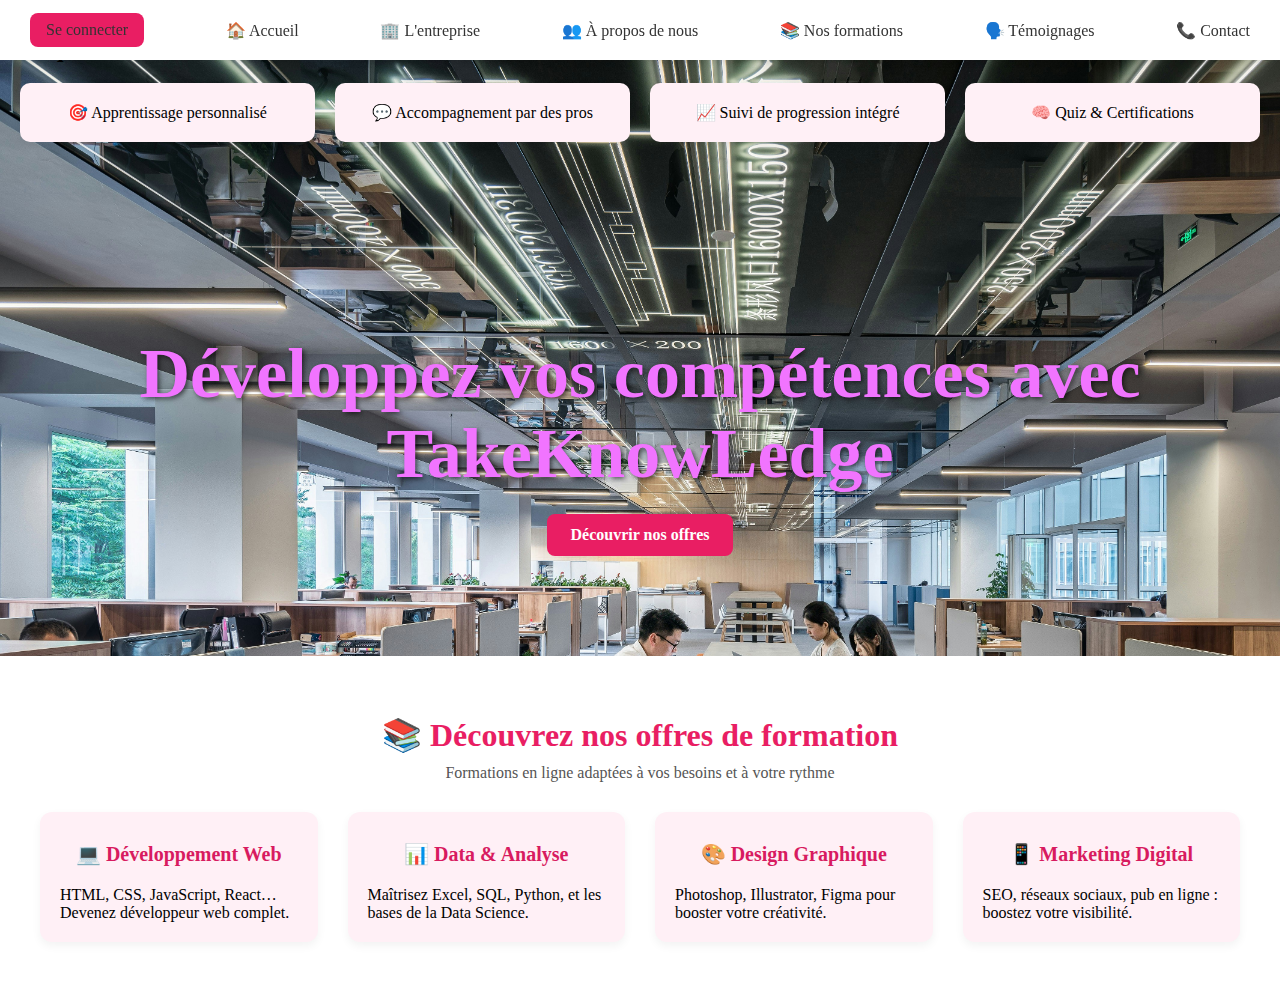
<file: index.html>
<!doctype html>
<html>
 <head>
  <link rel="stylesheet" href="style.css" type="text/css">
  <title>Ma première page HTLM</title>
  <meta charset="utf-8">
</head>
<body>

<nav class="navbar">
     <a href="connexion.html" class="login-button">Se connecter</a>
  <a href="index.html">🏠 Accueil</a>
  <a href="page2.html">🏢 L'entreprise</a>
  <a href="#a-propos">👥 À propos de nous</a>
  <a href="#offres">📚 Nos formations</a>
  <a href="#temoignages">🗣️ Témoignages</a>
  <a href="#contact">📞 Contact</a>
</nav>
<br>
<br>

<section id="avantages">
  <h2>Pourquoi nous choisir ?</h2>
  <div class="grid-avantages">
    <div class="carte">🎯 Apprentissage personnalisé</div>
    <div class="carte">💬 Accompagnement par des pros</div>
    <div class="carte">📈 Suivi de progression intégré</div>
    <div class="carte">🧠 Quiz & Certifications</div>
  </div>
</section>
<br>
<br>
<br>
<br>

 
 <section class="hero">
  <h1>Développez vos compétences avec TakeKnowLedge</h1>
  <a href="#offres" class="cta-button">Découvrir nos offres</a>
</section>

<section id="offres" class="offres-section">
  <h2>📚 Découvrez nos offres de formation</h2>
  <p class="sous-titre">Formations en ligne adaptées à vos besoins et à votre rythme</p>

  <div class="offres-container">
    <div class="offre-card">
      <h3>💻 Développement Web</h3>
      <p>HTML, CSS, JavaScript, React… Devenez développeur web complet.</p>
    </div>
    <div class="offre-card">
      <h3>📊 Data & Analyse</h3>
      <p>Maîtrisez Excel, SQL, Python, et les bases de la Data Science.</p>
    </div>
    <div class="offre-card">
      <h3>🎨 Design Graphique</h3>
      <p>Photoshop, Illustrator, Figma pour booster votre créativité.</p>
    </div>
    <div class="offre-card">
      <h3>📱 Marketing Digital</h3>
      <p>SEO, réseaux sociaux, pub en ligne : boostez votre visibilité.</p>
    </div>
  </div>
</section>

 

</body>
</html>
</file>
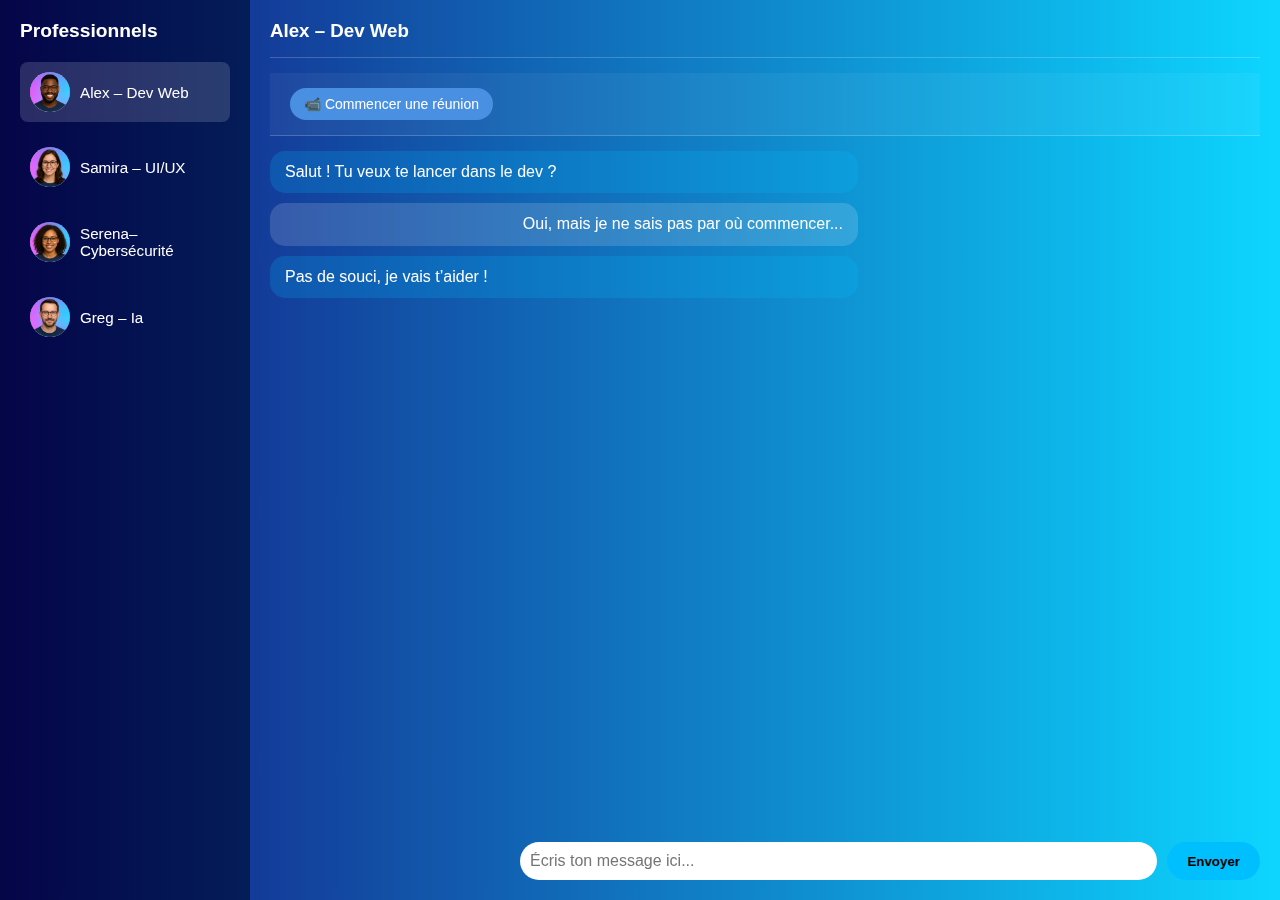
<file: chatadlts.html>
<!DOCTYPE html>
<html lang="fr">
<head>
  <meta charset="UTF-8" />
  <meta name="viewport" content="width=device-width, initial-scale=1.0"/>
  <title>Chat avec les Pros – TakeKnowLedge</title>
  <link rel="stylesheet" href="chatadlts.css" />
</head>
<body>
<!DOCTYPE html>
<html lang="fr">
<head>
  <meta charset="UTF-8">
  <title>Chat avec les Pros – TakeKnowLedge</title>
  <link rel="stylesheet" href="chatadlts.css">
</head>
<body>


  <div class="chat-wrapper">
    <aside class="contacts">
      <h2>Professionnels</h2>
      <ul>
        <li class="contact active">
          <img src="pro1.png" alt="Alex">
          <span>Alex – Dev Web</span>
        </li>
        <li class="contact">
          <img src="pro2.png" alt="Samira">
          <span>Samira – UI/UX</span>
        </li>
        <li class="contact">
          <img src="pro3.png" alt="Hugo">
          <span>Serena– Cybersécurité</span>
        </li>

         <li class="contact">
          <img src="pro4.png" alt="Hugo">
          <span>Greg – Ia</span>
        </li>
      </ul>
    </aside>

    <section class="conversation">
      <header>
        <h3>Alex – Dev Web</h3>
      </header>
<header class="conversation-header">
  
  <a href="https://meet.google.com/" target="_blank" class="start-meeting-btn">
    📹 Commencer une réunion
  </a>
</header>



      <div class="messages">
        <div class="message pro">
          <p>Salut ! Tu veux te lancer dans le dev ?</p>
        </div>
        <div class="message user">
          <p>Oui, mais je ne sais pas par où commencer...</p>
        </div>
        <div class="message pro">
          <p>Pas de souci, je vais t’aider !</p>
        </div>
      </div>

      <!-- ENTRÉE DE TEXTE -->
      <form class="message-input">
        <input type="text" placeholder="Écris ton message ici..." />
        <button type="submit">Envoyer</button>
      </form>
    </section>

  </div>

</body>
</html>

</body>
</html>
</file>
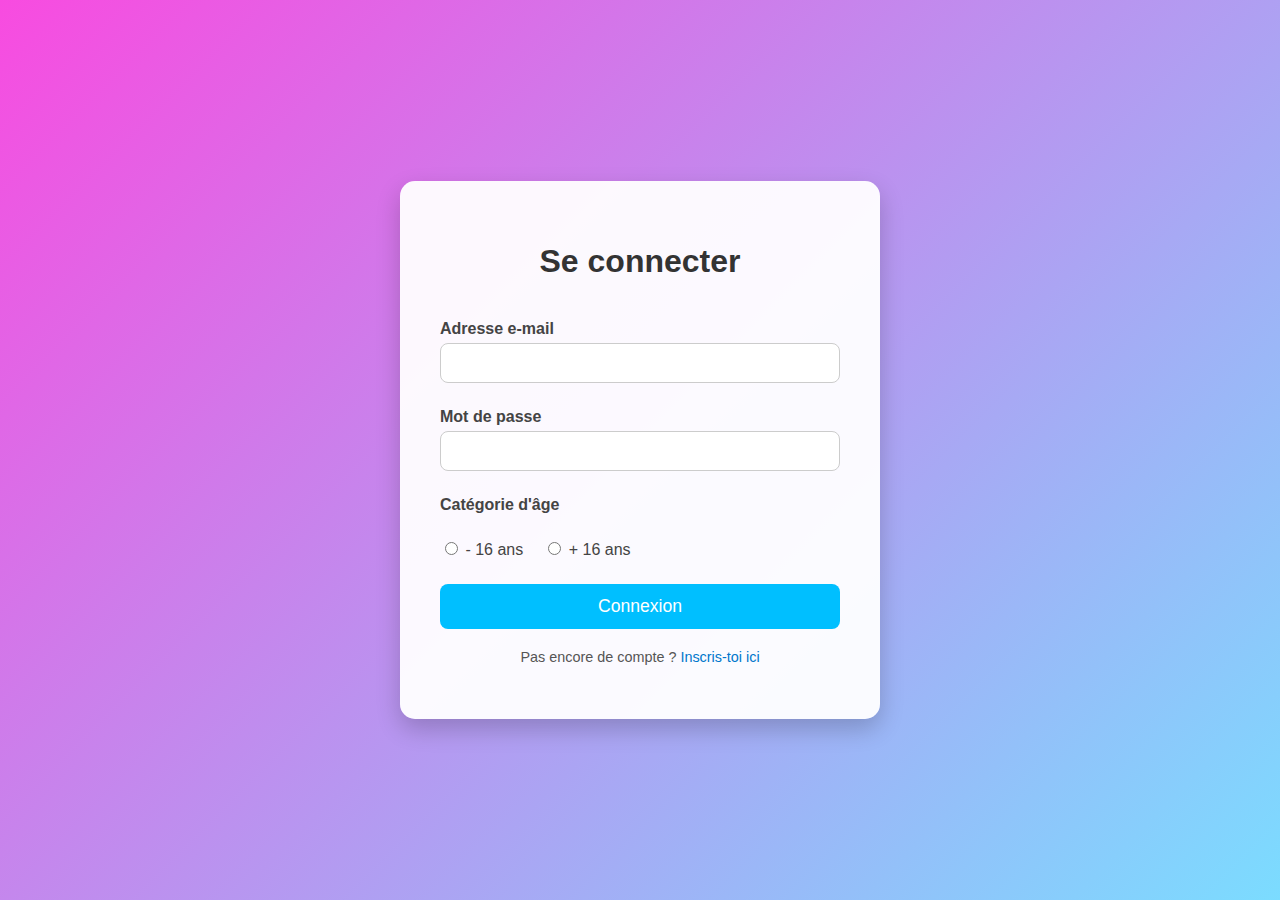
<file: connexion.html>
<!doctype html>
<html>
 <head>
  <link rel="stylesheet" href="connexion.css" type="text/css">
  <title>Ma première page HTLM</title>
  <meta charset="utf-8">
</head>
<body>



<br>
<br>


  <div class="login-container">

    <h1>Se connecter</h1>
    <form id="loginForm">
      <label for="email">Adresse e-mail</label>
      <input type="email" id="email" name="email" required />

      <label for="motdepasse">Mot de passe</label>
      <input type="password" id="motdepasse" name="motdepasse" required />

      <label>Catégorie d'âge</label>
      <div class="age-options">
        <label><input type="radio" name="age" value="-16" required /> - 16 ans</label>
        <label><input type="radio" name="age" value="+16" /> + 16 ans</label>
      </div>

      <button type="submit">Connexion</button>
    </form>

    <p class="inscription">Pas encore de compte ? <a href="inscription.html">Inscris-toi ici</a></p>
  </div>

  <script>
    document.getElementById("loginForm").addEventListener("submit", function(e) {
      e.preventDefault();

      const ageValue = document.querySelector('input[name="age"]:checked').value;

      if (ageValue === "-16") {
        window.location.href = "page-jeunes.html";
      } else if (ageValue === "+16") {
        window.location.href = "page-adultes.html";
      }
    });
  </script>



 

</body>
</html>
</file>
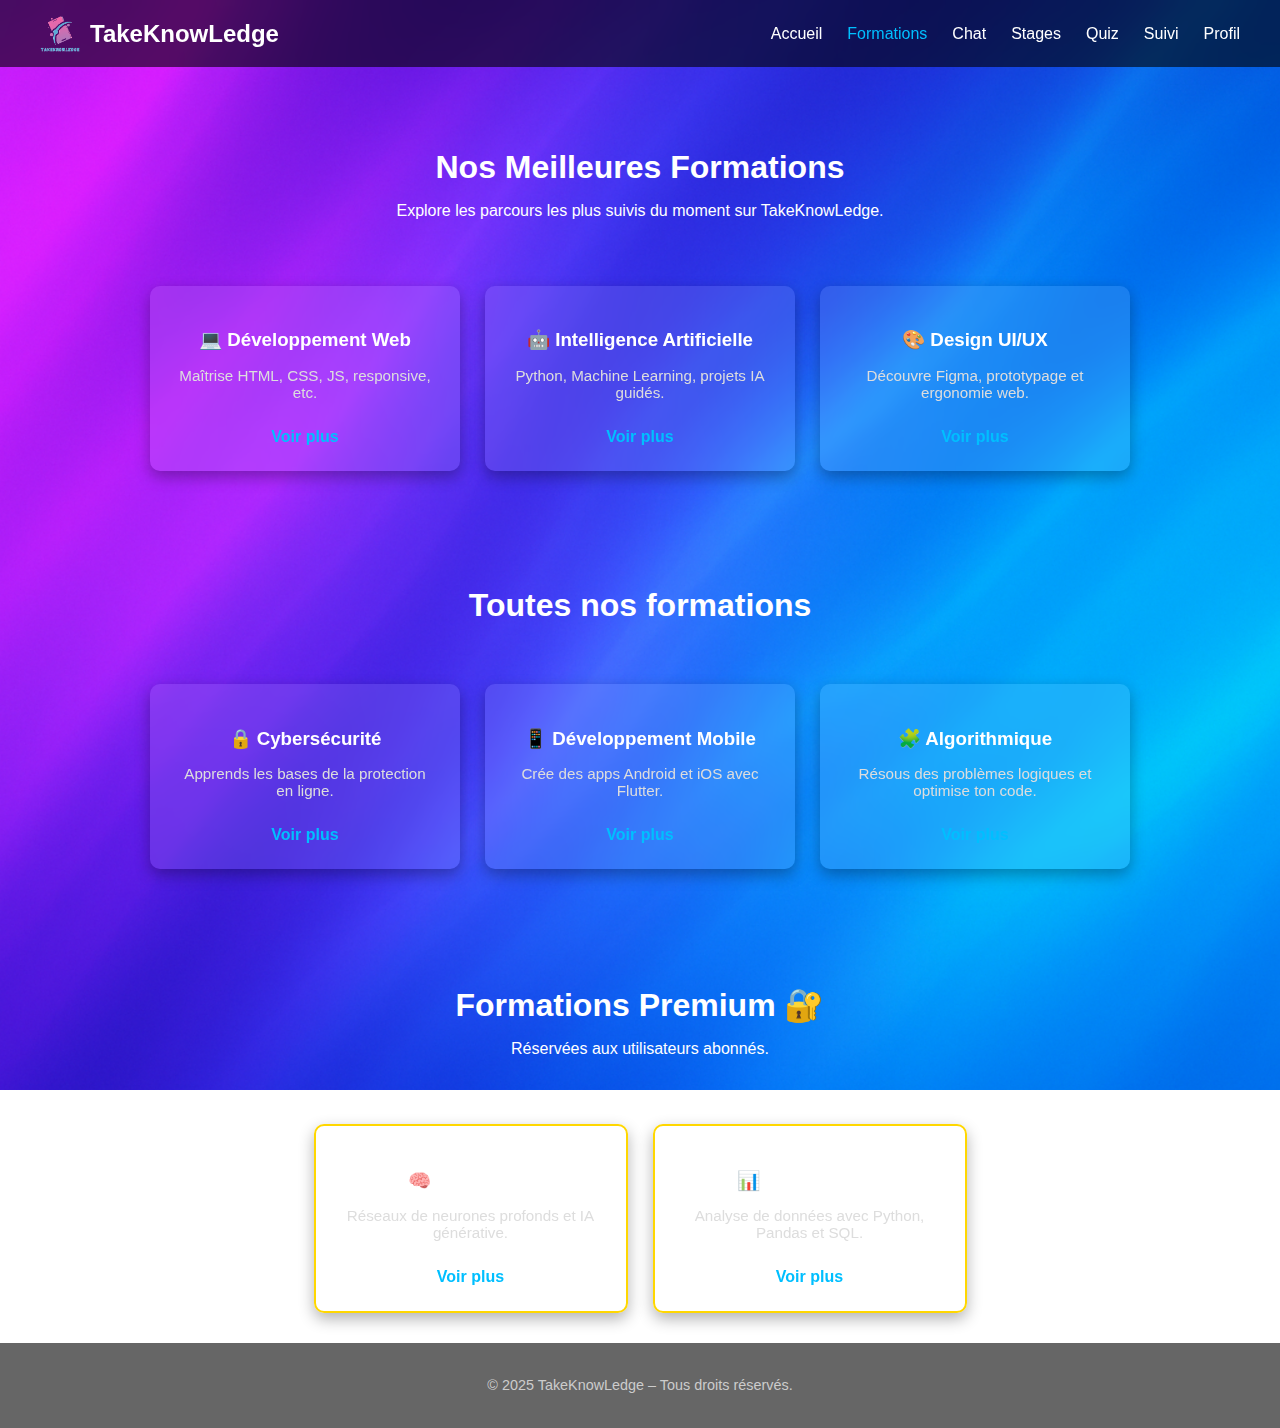
<file: formationadults.html>
<!DOCTYPE html>
<html lang="fr">
<head>
  <meta charset="UTF-8">
  <meta name="viewport" content="width=device-width, initial-scale=1.0">
  <title>Nos Formations - TakeKnowLedge</title>
  <link rel="stylesheet" href="formationadults.css">
</head>
<body>
  <header>
    <nav class="navbar">
      <div class="logo">
        <img src="logo.png" alt="TakeKnowLedge" />
        <span>TakeKnowLedge</span>
      </div>
      <ul class="nav-links">
        <li><a href="index.html">Accueil</a></li>
        <li><a href="formationadults.html" class="active">Formations</a></li>
        <li><a href="chatadlts.html">Chat</a></li>
        <li><a href="stages.html">Stages</a></li>
        <li><a href="quiz.html">Quiz</a></li>
        <li><a href="suivi.html">Suivi</a></li>
        <li><a href="profil.html">Profil</a></li>
      </ul>
    </nav>
  </header>

  <main>

    <section class="section-title">
      <h1>Nos Meilleures Formations</h1>
      <p>Explore les parcours les plus suivis du moment sur TakeKnowLedge.</p>
    </section>

    <section class="formation-grid top-formations">
      <div class="card">
        <h3>💻 Développement Web</h3>
        <p>Maîtrise HTML, CSS, JS, responsive, etc.</p>
        <a href="#">Voir plus</a>
      </div>
      <div class="card">
        <h3>🤖 Intelligence Artificielle</h3>
        <p>Python, Machine Learning, projets IA guidés.</p>
        <a href="#">Voir plus</a>
      </div>
      <div class="card">
        <h3>🎨 Design UI/UX</h3>
        <p>Découvre Figma, prototypage et ergonomie web.</p>
        <a href="#">Voir plus</a>
      </div>
    </section>

    <section class="section-title">
      <h2>Toutes nos formations</h2>
    </section>

    <section class="formation-grid all-formations">
      <div class="card">
        <h3>🔒 Cybersécurité</h3>
        <p>Apprends les bases de la protection en ligne.</p>
        <a href="#">Voir plus</a>
      </div>
      <div class="card">
        <h3>📱 Développement Mobile</h3>
        <p>Crée des apps Android et iOS avec Flutter.</p>
        <a href="#">Voir plus</a>
      </div>
      <div class="card">
        <h3>🧩 Algorithmique</h3>
        <p>Résous des problèmes logiques et optimise ton code.</p>
        <a href="#">Voir plus</a>
      </div>
    </section>

    <section class="section-title">
      <h2>Formations Premium 🔐</h2>
      <p>Réservées aux utilisateurs abonnés.</p>
    </section>

    <section class="formation-grid premium-formations">
      <div class="card premium">
        <h3>🧠 IA avancée</h3>
        <p>Réseaux de neurones profonds et IA générative.</p>
        <a href="#">Voir plus</a>
      </div>
      <div class="card premium">
        <h3>📊 Data Science</h3>
        <p>Analyse de données avec Python, Pandas et SQL.</p>
        <a href="#">Voir plus</a>
      </div>
    </section>

  </main>

  <footer>
    <p>&copy; 2025 TakeKnowLedge – Tous droits réservés.</p>
  </footer>
</body>
</html>
</file>
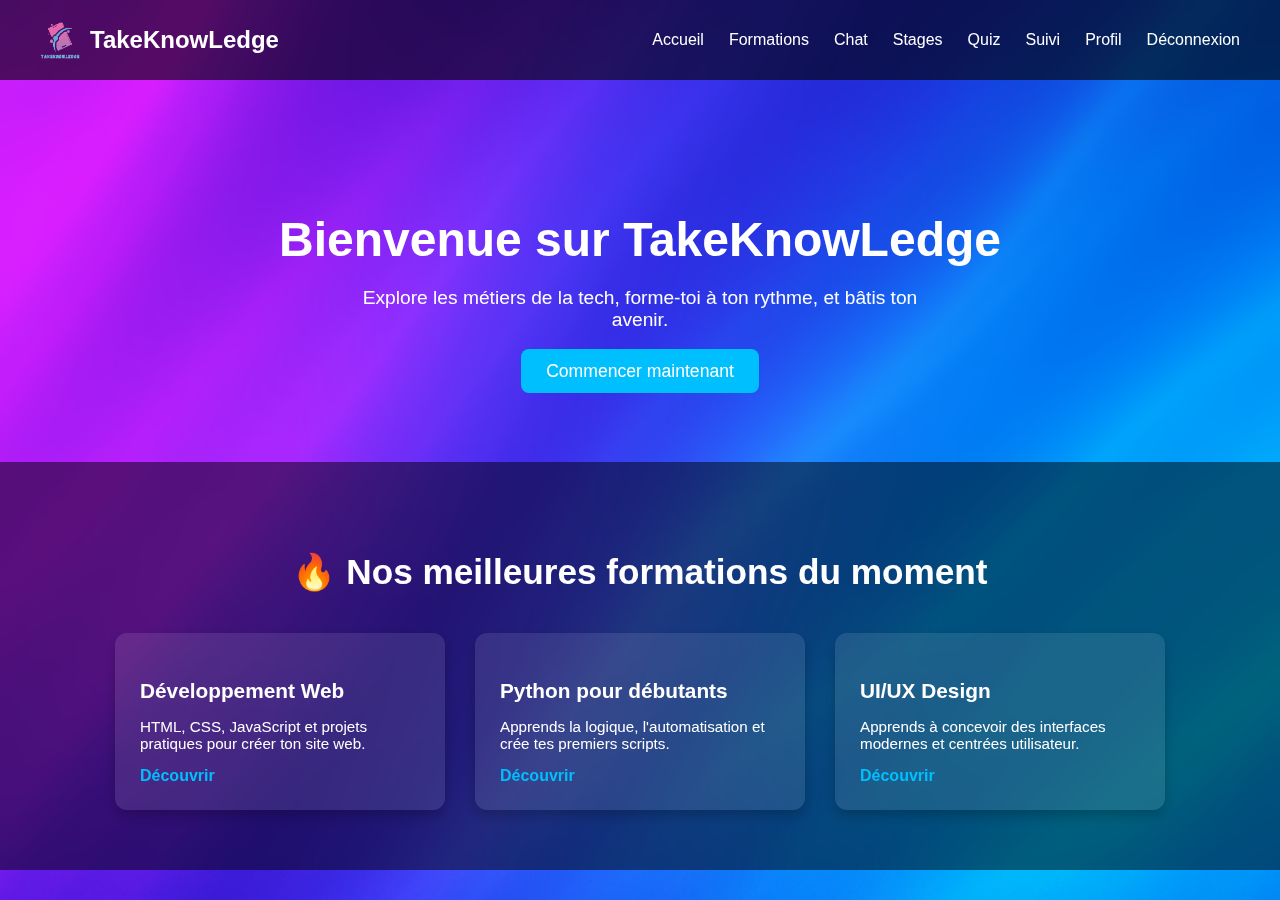
<file: page-adultes.html>
<!doctype html>
<html>
 <head>
  <link rel="stylesheet" href="stylea.css" type="text/css">
  <title>Ma première page HTLM</title>
  <meta charset="utf-8">
</head>
<body>

    <nav class="navbar">
      <div class="logo">
        <img src="logo.png" alt="TakeKnowLedge" />
        <span>TakeKnowLedge</span>
      </div>
      <ul class="nav-links">
        <li><a href="index.html">Accueil</a></li>
        <li><a href="formationadults.html">Formations</a></li>
        <li><a href="chatadlts.html">Chat</a></li>
        <li><a href="stages.html">Stages</a></li>
        <li><a href="quiz.html">Quiz</a></li>
        <li><a href="suivi.html">Suivi</a></li>
        <li><a href="profil.html">Profil</a></li>
        <li><a href="connexion.html">Déconnexion</a></li>
      </ul>
    </nav>
  </header>

  <main>
    <!-- Section Hero -->
    <section class="hero">
      <h1>Bienvenue sur TakeKnowLedge</h1>
      <p>Explore les métiers de la tech, forme-toi à ton rythme, et bâtis ton avenir.</p>
      <a href="#" class="cta">Commencer maintenant</a>
    </section>

    <!-- Section Formations -->
    <section class="formations">
      <h2>🔥 Nos meilleures formations du moment</h2>
      <div class="cards">
        <div class="card">
          <h3>Développement Web</h3>
          <p>HTML, CSS, JavaScript et projets pratiques pour créer ton site web.</p>
          <a href="#">Découvrir</a>
        </div>
        <div class="card">
          <h3>Python pour débutants</h3>
          <p>Apprends la logique, l'automatisation et crée tes premiers scripts.</p>
          <a href="#">Découvrir</a>
        </div>
        <div class="card">
          <h3>UI/UX Design</h3>
          <p>Apprends à concevoir des interfaces modernes et centrées utilisateur.</p>
          <a href="#">Découvrir</a>
        </div>
      </div>
    </section>
  </main>

</body>
</html>
</file>
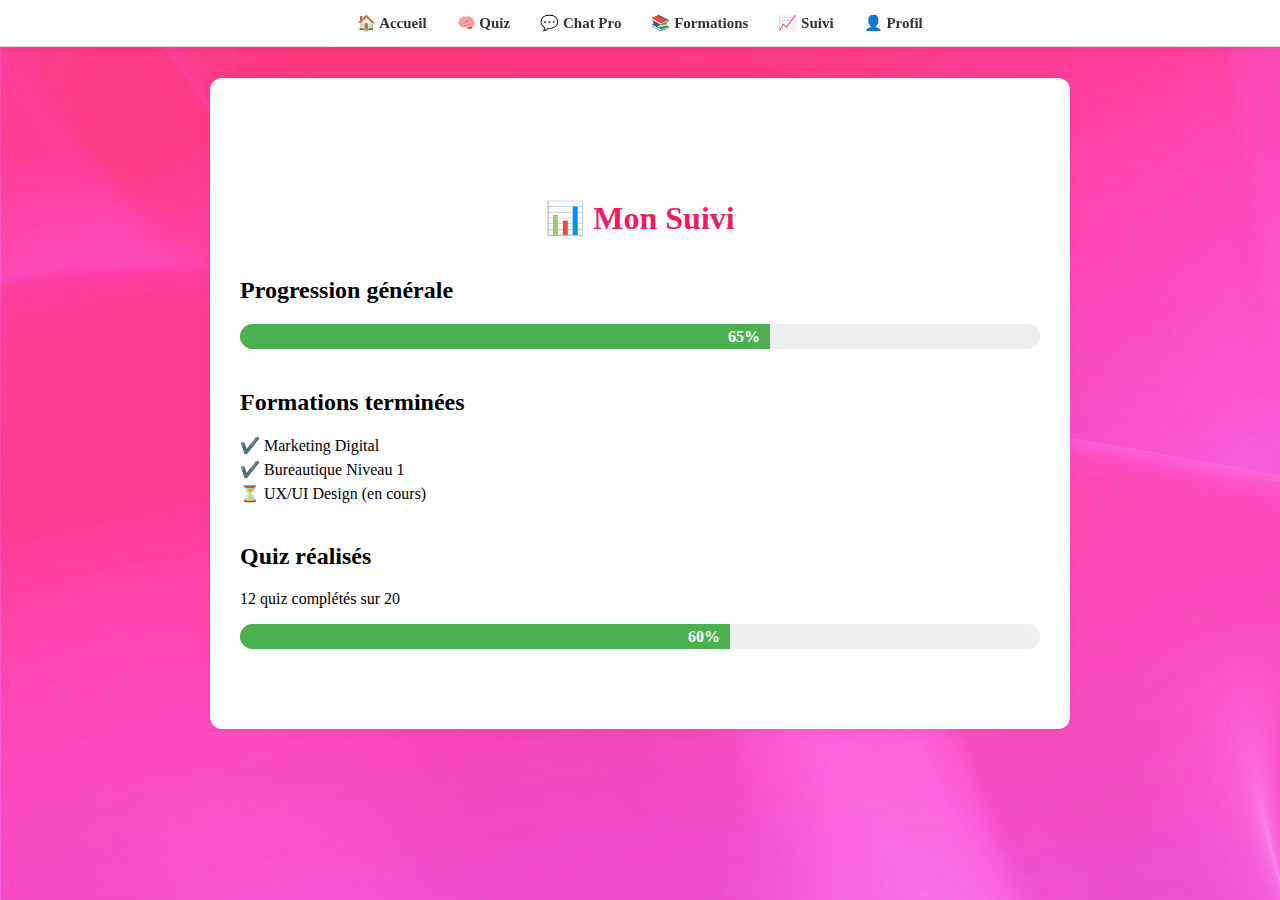
<file: page-suivi.html>
<!doctype html>
<html>
 <head>
  <link rel="stylesheet" href="stylesuivi.css" type="text/css">
  <title>Ma première page HTLM</title>
  <meta charset="utf-8">
</head>
<body>

  <nav class="navbar">
    <a href="index.html">🏠 Accueil</a>
    <a href="quiz.html">🧠 Quiz</a>
    <a href="chat.html">💬 Chat Pro</a>
    <a href="formations.html">📚 Formations</a>
    <a href="suivi.html">📈 Suivi</a>
    <a href="profil.html">👤 Profil</a>
  </nav>

  <div class="suivi-container">
    <h1>📊 Mon Suivi</h1>

    <div class="progress-section">
      <h2>Progression générale</h2>
      <div class="progress-bar">
        <div class="progress" style="width: 65%;">65%</div>
      </div>
    </div>

    <div class="progress-section">
      <h2>Formations terminées</h2>
      <ul class="formation-list">
        <li>✔️ Marketing Digital</li>
        <li>✔️ Bureautique Niveau 1</li>
        <li>⏳ UX/UI Design (en cours)</li>
      </ul>
    </div>

    <div class="progress-section">
      <h2>Quiz réalisés</h2>
      <p>12 quiz complétés sur 20</p>
      <div class="progress-bar">
        <div class="progress" style="width: 60%;">60%</div>
      </div>
    </div>
  </div>


 

</body>
</html>
</file>
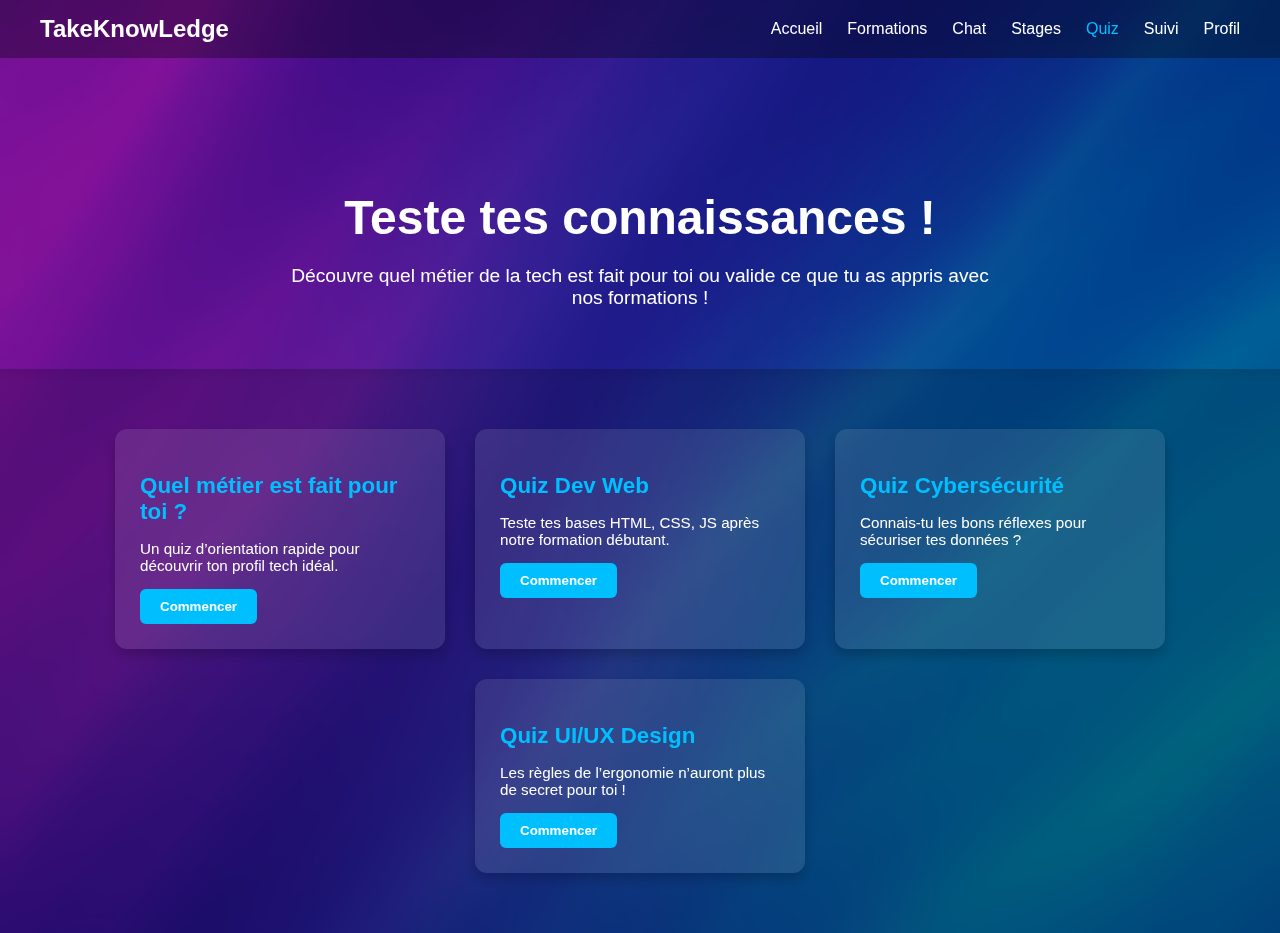
<file: quiz.html>
<!DOCTYPE html>
<html lang="fr">
<head>
  <meta charset="UTF-8" />
  <meta name="viewport" content="width=device-width, initial-scale=1.0"/>
  <title>Quiz – TakeKnowLedge</title>
  <link rel="stylesheet" href="quiz.css" />
</head>
<body>

  <nav class="navbar">
    <div class="logo">TakeKnowLedge</div>
    <ul>
      <li><a href="index.html">Accueil</a></li>
      <li><a href="formations.html">Formations</a></li>
      <li><a href="chat.html">Chat</a></li>
      <li><a href="stages.html">Stages</a></li>
      <li><a href="quiz.html" class="active">Quiz</a></li>
      <li><a href="suivi.html">Suivi</a></li>
      <li><a href="profil.html">Profil</a></li>
    </ul>
  </nav>

  <header class="quiz-header">
    <h1>Teste tes connaissances !</h1>
    <p>Découvre quel métier de la tech est fait pour toi ou valide ce que tu as appris avec nos formations !</p>
  </header>

  <section class="quiz-list">
    <div class="quiz-card">
      <h2>Quel métier est fait pour toi ?</h2>
      <p>Un quiz d’orientation rapide pour découvrir ton profil tech idéal.</p>
      <button>Commencer</button>
    </div>

    <div class="quiz-card">
      <h2>Quiz Dev Web</h2>
      <p>Teste tes bases HTML, CSS, JS après notre formation débutant.</p>
      <button>Commencer</button>
    </div>

    <div class="quiz-card">
      <h2>Quiz Cybersécurité</h2>
      <p>Connais-tu les bons réflexes pour sécuriser tes données ?</p>
      <button>Commencer</button>
    </div>

    <div class="quiz-card">
      <h2>Quiz UI/UX Design</h2>
      <p>Les règles de l’ergonomie n’auront plus de secret pour toi !</p>
      <button>Commencer</button>
    </div>
  </section>

</body>
</html>
</file>
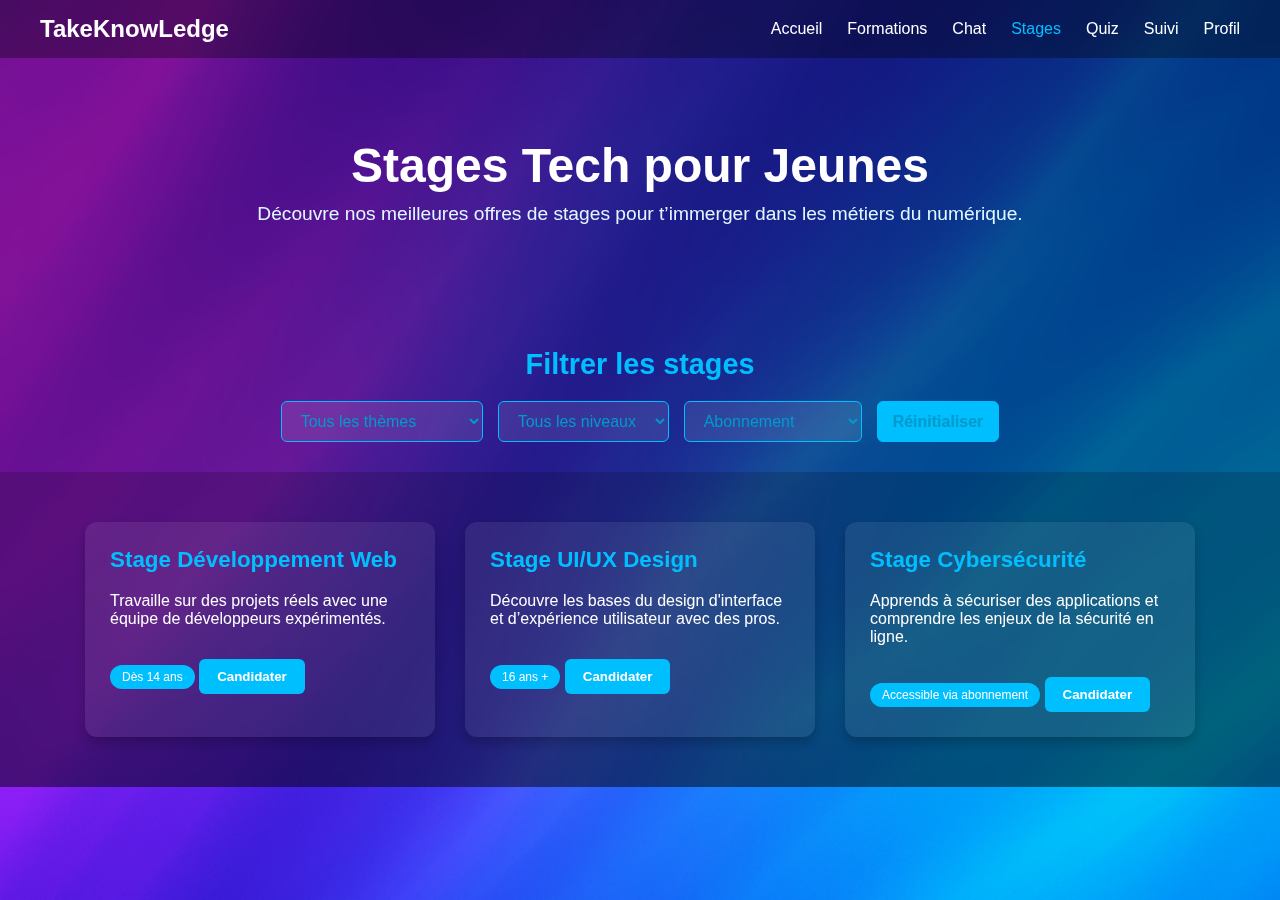
<file: stages.html>
<!DOCTYPE html>
<html lang="fr">
<head>
  <meta charset="UTF-8" />
  <meta name="viewport" content="width=device-width, initial-scale=1.0"/>
  <title>Stages – TakeKnowLedge</title>
  <link rel="stylesheet" href="stages.css" />
</head>
<body>

  <nav class="navbar">

    <div class="logo">TakeKnowLedge</div>
    <ul>
      <li><a href="page-adultes.html">Accueil</a></li>
      <li><a href="formationadults.html">Formations</a></li>
      <li><a href="chatadlts.html">Chat</a></li>
      <li><a href="stages.html" class="active">Stages</a></li>
      <li><a href="quiz.html">Quiz</a></li>
      <li><a href="suivi.html">Suivi</a></li>
      <li><a href="profil.html">Profil</a></li>
    </ul>
  </nav>

  <header class="page-header">
    <h1>Stages Tech pour Jeunes</h1>
    <p>Découvre nos meilleures offres de stages pour t’immerger dans les métiers du numérique.</p>
  </header>

  <section class="filters">
  <h2>Filtrer les stages</h2>
  <div class="filter-group">
    <select>
      <option value="">Tous les thèmes</option>
      <option>Développement Web</option>
      <option>UI/UX</option>
      <option>Cybersécurité</option>
      <option>IA</option>
    </select>

    <select>
      <option value="">Tous les niveaux</option>
      <option>Débutant</option>
      <option>Intermédiaire</option>
      <option>Avancé</option>
    </select>

    <select>
      <option value="">Abonnement</option>
      <option>Tout public</option>
      <option>Réservé abonnés</option>
    </select>

    <button class="btn-reset">Réinitialiser</button>
  </div>
</section>

  <section class="stage-list">
    <div class="stage-card">
      <h2>Stage Développement Web</h2>
      <p>Travaille sur des projets réels avec une équipe de développeurs expérimentés.</p>
      <span class="badge">Dès 14 ans</span>
      <button>Candidater</button>
    </div>

    <div class="stage-card">
      <h2>Stage UI/UX Design</h2>
      <p>Découvre les bases du design d'interface et d’expérience utilisateur avec des pros.</p>
      <span class="badge">16 ans +</span>
      <button>Candidater</button>
    </div>

    <div class="stage-card">
      <h2>Stage Cybersécurité</h2>
      <p>Apprends à sécuriser des applications et comprendre les enjeux de la sécurité en ligne.</p>
      <span class="badge">Accessible via abonnement</span>
      <button>Candidater</button>
    </div>
  </section>

</body>
</html>
</file>
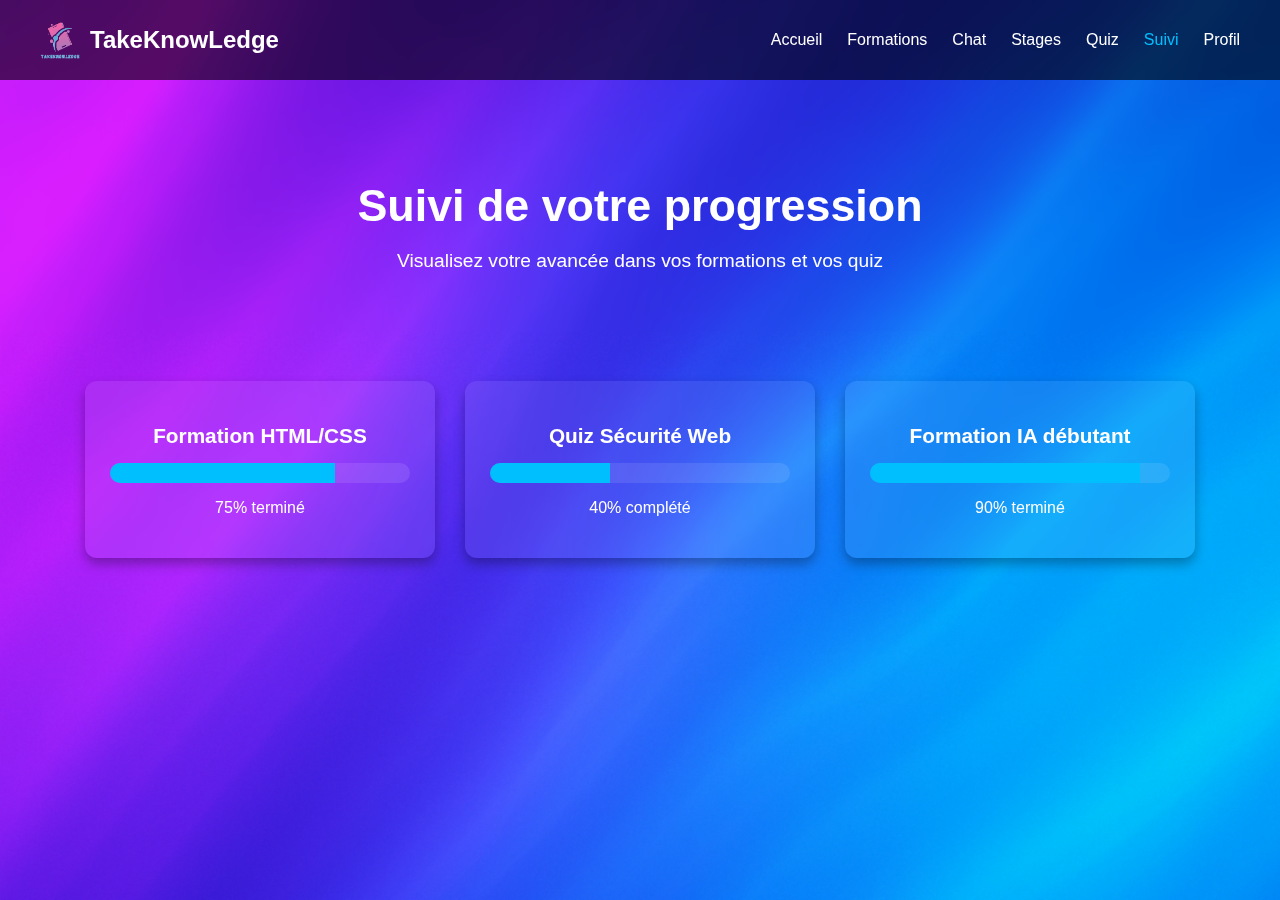
<file: suivi.html>
<!DOCTYPE html>
<html lang="fr">
<head>
  <meta charset="UTF-8" />
  <meta name="viewport" content="width=device-width, initial-scale=1.0"/>
  <title>Suivi – TakeKnowLedge</title>
  <link rel="stylesheet" href="suivi.css" />
</head>
<body>

  <nav class="navbar">
    <div class="logo">
      <img src="logo.png" alt="Logo" />
      <span>TakeKnowLedge</span>
    </div>
    <ul class="nav-links">
      <li><a href="index.html">Accueil</a></li>
      <li><a href="formations.html">Formations</a></li>
      <li><a href="chat.html">Chat</a></li>
      <li><a href="stages.html">Stages</a></li>
      <li><a href="quiz.html">Quiz</a></li>
      <li><a href="suivi.html" class="active">Suivi</a></li>
      <li><a href="profil.html">Profil</a></li>
    </ul>
  </nav>

  <header class="page-header">
    <h1>Suivi de votre progression</h1>
    <p>Visualisez votre avancée dans vos formations et vos quiz</p>
  </header>

  <section class="progress-section">
    <div class="progress-card">
      <h2>Formation HTML/CSS</h2>
      <div class="progress-bar-container">
        <div class="progress-bar" style="width: 75%;"></div>
      </div>
      <p>75% terminé</p>
    </div>

    <div class="progress-card">
      <h2>Quiz Sécurité Web</h2>
      <div class="progress-bar-container">
        <div class="progress-bar" style="width: 40%;"></div>
      </div>
      <p>40% complété</p>
    </div>

    <div class="progress-card">
      <h2>Formation IA débutant</h2>
      <div class="progress-bar-container">
        <div class="progress-bar" style="width: 90%;"></div>
      </div>
      <p>90% terminé</p>
    </div>
  </section>


  

</body>
</html>
</file>
<file: style.css>
*
{margin: 0;
padding: 0;
text-decoration: none;
list-style: none;

}


body{
  background-image: url(ph.jpg);
  background-repeat: no-repeat;
 background-size: cover;
}


h3{
text-align: center;
padding: 10px;
font-size: 20px;

}

.navbar {
  position: fixed;
  top: 0;
  left: 0;
  right: 0;
  height: 60px;
  background-color: #fff;
  display: flex;
  justify-content: center;
  align-items: center;
  gap: 30px;
  box-shadow: 0 2px 6px rgba(0,0,0,0.1);
  z-index: 1000;
}

.navbar a {
  color: white;
  text-decoration: none;
  font-weight: 500;
 /* transition: color 0.3s ease;*/
}

.navbar a:hover {
  color: white;
}

h1{
font-size: 70px;
text-align: center;
font-family: ;
color: #f174ff;
  text-shadow: 2px 2px 5px rgba(0, 0, 0, 0.6);
}




img{
  width:70px;
}


.navbar {
  position: fixed;
  top: 0;
  left: 0;
  right: 0;
  height: 60px;
  background-color: #fff;
  display: flex;
  justify-content: space-between;
  align-items: center;
  padding: 0 30px;
  box-shadow: 0 2px 6px rgba(0, 0, 0, 0.1);
  z-index: 1000;
}

.nav-links {
  display: flex;
  gap: 30px;
}

.navbar a {
  color: #333;
  text-decoration: none;
  font-weight: 500;
  transition: color 0.3s ease;
}

.navbar a:hover {
  color: #e91e63;
}

.login-button {
  padding: 8px 16px;
  background-color: #e91e63;
  color: #fff;
  border-radius: 8px;
  font-weight: bold;
  transition: background-color 0.3s;
}

.login-button a{
  color: white;
}

.login-button:hover {
  background-color: #f174ff;
}

.hero {
  padding: 100px 30px;
  text-align: center;
}

.cta-button {
  background-color: #e91e63;
  color: white;
  padding: 12px 24px;
  border-radius: 8px;
  text-decoration: none;
  font-weight: bold;
  margin-top: 20px;
  display: inline-block;
}


.grid-avantages {
  display: grid;
  grid-template-columns: repeat(auto-fit, minmax(200px, 1fr));
  gap: 20px;
  padding: 20px;
  text-align: center;
}
.carte {
  background: #fff0f6;
  padding: 20px;
  border-radius: 10px;
  box-shadow: 0 2px 8px rgba(0,0,0,0.05);
  font-weight: 500;
}


.offres-section {
  padding: 80px 20px;
  background-color: #fff;
  text-align: center;
}

.offres-section h2 {
  font-size: 2rem;
  margin-bottom: 10px;
  color: #e91e63;
}

.sous-titre {
  font-size: 1rem;
  color: #555;
  margin-bottom: 40px;
}

.offres-container {
  display: grid;
  gap: 30px;
  grid-template-columns: repeat(auto-fit, minmax(250px, 1fr));
  padding: 0 20px;
}

.offre-card {
  background-color: #fff0f6;
  padding: 25px;
  border-radius: 10px;
  box-shadow: 0 4px 12px rgba(0,0,0,0.05);
  text-align: left;
  transition: transform 0.3s ease;
}

.offre-card h3 {
  margin-bottom: 10px;
  color: #d81b60;
}

.offre-card:hover {
  transform: translateY(-5px);
}

.offres-section {
  padding: 60px 20px;
  background-color: #fff;
  text-align: center;
}

.offres-section h2 {
  font-size: 2rem;
  color: #e91e63;
}

.sous-titre {
  font-size: 1rem;
  color: #555;
  margin-bottom: 30px;
}

.carousel {
  display: flex;
  overflow-x: auto;
  scroll-snap-type: x mandatory;
  gap: 20px;
  padding-bottom: 10px;
  scroll-behavior: smooth;
}

.carousel::-webkit-scrollbar {
  display: none;
}

.offre-card {
  flex: 0 0 250px;
  scroll-snap-align: start;
  background-color: #fff0f6;
  border-radius: 12px;
  padding: 20px;
  box-shadow: 0 4px 10px rgba(0,0,0,0.05);
  transition: transform 0.3s;
}

.offre-card h3 {
  margin-bottom: 10px;
  color: #d81b60;
}

.offre-card:hover {
  transform: scale(1.05);
}
</file>
<file: chatadlts.css>
* {
  box-sizing: border-box;
  margin: 0;
  padding: 0;
}

body {
  font-family: 'Segoe UI', sans-serif;
  background: linear-gradient(to right, #090979, #00d4ff);
  color: white;
  height: 100vh;
}

button{
padding: 0px;
background-color: rgba(0, 191, 255, 0.2);
border-radius: 10px;

}



.chat-wrapper {
  display: flex;
  height: 100vh;
}

/* CONTACTS À GAUCHE */
.contacts {
  width: 250px;
  background: rgba(0, 0, 0, 0.4);
  backdrop-filter: blur(4px);
  padding: 20px;
}

.contacts h2 {
  margin-bottom: 20px;
  font-size: 1.2rem;
}

.contacts ul {
  list-style: none;
}

.contact {
  display: flex;
  align-items: center;
  gap: 10px;
  margin-bottom: 15px;
  padding: 10px;
  border-radius: 8px;
  cursor: pointer;
  transition: background 0.3s;
}

.contact img {
  width: 40px;
  height: 40px;
  border-radius: 50%;
}

.contact span {
  font-size: 0.95rem;
}

.contact:hover,
.contact.active {
  background-color: rgba(255, 255, 255, 0.15);
}

/* CONVERSATION À DROITE */
.conversation {
  flex: 1;
  display: flex;
  flex-direction: column;
  background: rgba(255, 255, 255, 0.05);
  backdrop-filter: blur(4px);
  padding: 20px;
  position: relative;
}

/* HEADER CONVERSATION */
.conversation header {
  padding-bottom: 15px;
  border-bottom: 1px solid rgba(255, 255, 255, 0.2);
  margin-bottom: 15px;
}

.messages {
  flex: 1;
  overflow-y: auto;
  padding-right: 10px;
  margin-bottom: 70px;
}

/* MESSAGES */
.message {
  max-width: 60%;
  padding: 10px 15px;
  margin-bottom: 10px;
  border-radius: 15px;
  line-height: 1.4;
}

.message.pro {
  background-color: rgba(0, 191, 255, 0.2);
  align-self: flex-start;
}

.message.user {
  background-color: rgba(255, 255, 255, 0.15);
  align-self: flex-end;
  text-align: right;
}

/* ZONE DE SAISIE */
.message-input {
  position: absolute;
  bottom: 20px;
  left: 270px;
  right: 20px;
  display: flex;
  gap: 10px;
}

.message-input input {
  flex: 1;
  padding: 10px;
  border-radius: 20px;
  border: none;
  font-size: 1rem;
}

.message-input button {
  background-color: #00bfff;
  border: none;
  color: black;
  padding: 10px 20px;
  border-radius: 20px;
  cursor: pointer;
  font-weight: bold;
}

.message-input button:hover {
  background-color: #00a6cc;
}

.chat-header {
  display: flex;
  justify-content: space-between;
  align-items: center;
  padding: 15px;
  background-color: rgba(255, 255, 255, 0.2);
  backdrop-filter: blur(8px);
  border-bottom: 1px solid rgba(255, 255, 255, 0.1);
}

.conversation-header {
  display: flex;
  justify-content: space-between;
  align-items: center;
  padding: 15px 20px;
  background-color: rgba(255, 255, 255, 0.05);
  border-bottom: 1px solid rgba(255, 255, 255, 0.1);
}

.conversation-header h3 {
  margin: 0;
  color: white;
  font-size: 20px;
}

.start-meeting-btn {
  background-color: #4a90e2;
  color: white;
  text-decoration: none;
  padding: 8px 14px;
  border-radius: 20px;
  font-size: 14px;
  transition: background-color 0.3s ease;
}

.start-meeting-btn:hover {
  background-color: #357ac9;
}
</file>
<file: connexion.css>
body {
  margin: 0;
  font-family: 'Segoe UI', sans-serif;
  background: linear-gradient(135deg, #f84be0, #7bdcff);
  display: flex;
  align-items: center;
  justify-content: center;
  height: 100vh;
}


.login-container {
  background-color: rgba(255, 255, 255, 0.95);
  padding: 40px;
  border-radius: 15px;
  box-shadow: 0 10px 25px rgba(0, 0, 0, 0.2);
  max-width: 400px;
  width: 90%;
}

h1 {
  text-align: center;
  margin-bottom: 30px;
  color: #333;
}


form {
  display: flex;
  flex-direction: column;
}

label {
  margin: 10px 0 5px;
  font-weight: bold;
  color: #444;
}

input[type="email"],
input[type="password"] {
  padding: 10px;
  border-radius: 8px;
  border: 1px solid #ccc;
  margin-bottom: 15px;
  font-size: 1rem;
}


button {
  padding: 12px;
  background-color: #00bfff;
  color: white;
  border: none;
  border-radius: 8px;
  font-size: 1.1rem;
  cursor: pointer;
  transition: background-color 0.3s ease;
}

button:hover {
  background-color: #009acc;
}


.age-options {
  margin: 10px 0 20px;
  display: flex;
  gap: 20px;
}

.age-options label {
  font-weight: normal;
}


.inscription {
  margin-top: 20px;
  text-align: center;
  font-size: 0.9rem;
  color: #555;
}

.inscription a {
  color: #0077cc;
  text-decoration: none;
}

.inscription a:hover {
  text-decoration: underline;
}
</file>
<file: formationadults.css>
body {
  margin: 0;
  font-family: 'Segoe UI', sans-serif;
  background: url("page-adultes.png") no-repeat center center fixed;
  background-size: cover;
  color: white;
}

.navbar {
  background: rgba(0, 0, 0, 0.6);
  backdrop-filter: blur(6px);
  display: flex;
  justify-content: space-between;
  align-items: center;
  padding: 15px 40px;
}

.logo {
  display: flex;
  align-items: center;
  gap: 10px;
}

.logo img {
  width: 40px;
}

.logo span {
  font-size: 1.5rem;
  font-weight: bold;
}

.nav-links {
  list-style: none;
  display: flex;
  gap: 25px;
  margin: 0;
  padding: 0;
}

.nav-links a {
  color: white;
  text-decoration: none;
  font-weight: 500;
}

.nav-links a:hover,
.nav-links a.active {
  color: #00bfff;
}

.section-title {
  text-align: center;
  padding: 60px 20px 20px;
}

.section-title h1,
.section-title h2 {
  font-size: 2rem;
  margin-bottom: 10px;
}

.formation-grid {
  display: flex;
  flex-wrap: wrap;
  justify-content: center;
  gap: 25px;
  padding: 30px 20px;
}

.card {
  background-color: rgba(255, 255, 255, 0.1);
  padding: 25px;
  border-radius: 10px;
  width: 260px;
  text-align: center;
  transition: 0.3s ease;
  backdrop-filter: blur(6px);
  box-shadow: 0 6px 15px rgba(0,0,0,0.3);
}

.card:hover {
  transform: translateY(-5px);
  background-color: rgba(255, 255, 255, 0.18);
}

.card h3 {
  margin-bottom: 10px;
  color: #fff;
}

.card p {
  font-size: 0.95rem;
  color: #ddd;
}

.card a {
  display: inline-block;
  margin-top: 12px;
  text-decoration: none;
  color: #00bfff;
  font-weight: bold;
}

.card a:hover {
  text-decoration: underline;
}

.premium {
  border: 2px solid gold;
  background-color: rgba(255, 255, 255, 0.15);
}

footer {
  background-color: rgba(0, 0, 0, 0.6);
  text-align: center;
  padding: 20px;
  font-size: 0.9rem;
  color: #ccc;
}
</file>
<file: stylea.css>
body {
  margin: 0;
  font-family: 'Segoe UI', sans-serif;
  background: url("page-adultes.png") no-repeat center center fixed;
  background-size: cover;
  color: white;
}


.navbar {
  background: rgba(0, 0, 0, 0.6);
  backdrop-filter: blur(6px);
  display: flex;
  justify-content: space-between;
  align-items: center;
  padding: 15px 40px;
  position: sticky;
  top: 0;
  z-index: 100;
}

.logo {
  display: flex;
  align-items: center;
  gap: 10px;
}

.logo img {
  width: 40px;
}

.logo span {
  font-size: 1.5rem;
  font-weight: bold;
}

.nav-links {
  list-style: none;
  display: flex;
  gap: 25px;
}

.nav-links a {
  color: white;
  text-decoration: none;
  font-weight: 500;
  transition: color 0.3s ease;
}

.nav-links a:hover {
  color: #00bfff;
}

.hero {
  text-align: center;
  padding: 100px 20px 80px;
  backdrop-filter: blur(4px);
}

.hero h1 {
  font-size: 3rem;
  margin-bottom: 20px;
}

.hero p {
  font-size: 1.2rem;
  max-width: 600px;
  margin: auto;
  margin-bottom: 30px;
}

.cta {
  padding: 12px 25px;
  font-size: 1.1rem;
  background-color: #00bfff;
  color: white;
  border: none;
  border-radius: 8px;
  text-decoration: none;
  transition: background-color 0.3s ease;
}

.cta:hover {
  background-color: #009acc;
}

.formations {
  padding: 60px 20px;
  background-color: rgba(0, 0, 0, 0.5);
  backdrop-filter: blur(6px);
  text-align: center;
}

.formations h2 {
  font-size: 2.2rem;
  margin-bottom: 40px;
}

.cards {
  display: flex;
  flex-wrap: wrap;
  gap: 30px;
  justify-content: center;
}

.card {
  background-color: rgba(255, 255, 255, 0.1);
  border-radius: 12px;
  padding: 25px;
  width: 280px;
  text-align: left;
  transition: transform 0.3s ease, background-color 0.3s ease;
  box-shadow: 0 6px 12px rgba(0,0,0,0.2);
}

.card:hover {
  transform: translateY(-8px);
  background-color: rgba(255, 255, 255, 0.15);
}

.card h3 {
  font-size: 1.3rem;
  margin-bottom: 10px;
}

.card p {
  font-size: 0.95rem;
  margin-bottom: 15px;
}

.card a {
  color: #00bfff;
  text-decoration: none;
  font-weight: bold;
}

.card a:hover {
  text-decoration: underline;
}
</file>
<file: stylesuivi.css>
body{

	background-image: url(pagejeune.jpg);
	  padding-top: 70px;
}

.suivi-container {
  padding: 100px 30px 40px;
  max-width: 800px;
  margin: auto;
  background: #fff;
  border-radius: 12px;
  box-shadow: 0 0 15px rgba(0,0,0,0.05);
}

h1 {
  text-align: center;
  color: #e91e63;
  margin-bottom: 40px;
}

.progress-section {
  margin-bottom: 40px;
}

.progress-bar {
  background-color: #eee;
  border-radius: 20px;
  overflow: hidden;
  height: 25px;
  margin-top: 10px;
  position: relative;
}

.progress {
  background-color: #4caf50;
  height: 100%;
  text-align: right;
  padding-right: 10px;
  color: white;
  font-weight: bold;
  line-height: 25px;
}

.formation-list {
  list-style: none;
  padding-left: 0;
}

.formation-list li {
  margin: 5px 0;
  font-size: 16px;
}

.navbar {
  position: fixed;
  top: 0;
  left: 0;
  right: 0;
  background-color: #ffffff;
  border-bottom: 1px solid #ddd;
  display: flex;
  justify-content: center;
  gap: 30px;
  padding: 14px 20px;
  z-index: 1000;
  box-shadow: 0 2px 10px rgba(0, 0, 0, 0.05);
}

.navbar a {
  color: #333;
  text-decoration: none;
  font-weight: 600;
  font-size: 15px;
  transition: color 0.3s ease, transform 0.3s ease;
}

.navbar a:hover {
  color: #e91e63;
  transform: scale(1.05);
}
</file>
<file: quiz.css>
body {
  margin: 0;
  font-family: 'Segoe UI', sans-serif;
  background: url("page-adultes.png") no-repeat center center fixed;
  background-size: cover;
  color: white;
}

/* Navbar */
.navbar {
  background: rgba(0, 0, 0, 0.6);
  backdrop-filter: blur(6px);
  display: flex;
  justify-content: space-between;
  align-items: center;
  padding: 15px 40px;
  position: sticky;
  top: 0;
  z-index: 100;
}

.logo {
  font-size: 1.5rem;
  font-weight: bold;
}

.navbar ul {
  list-style: none;
  display: flex;
  gap: 25px;
  padding: 0;
  margin: 0;
}

.navbar ul li a {
  color: white;
  text-decoration: none;
  font-weight: 500;
  transition: color 0.3s ease;
}

.navbar ul li a:hover,
.navbar ul li a.active {
  color: #00bfff;
}

/* En-tête */
.quiz-header {
  text-align: center;
  padding: 100px 20px 60px;
  backdrop-filter: blur(4px);
  background-color: rgba(0, 0, 0, 0.4);
}

.quiz-header h1 {
  font-size: 3rem;
  margin-bottom: 20px;
}

.quiz-header p {
  font-size: 1.2rem;
  max-width: 700px;
  margin: auto;
}

/* Section Quiz */
.quiz-list {
  display: flex;
  flex-wrap: wrap;
  justify-content: center;
  gap: 30px;
  padding: 60px 20px;
  background-color: rgba(0, 0, 0, 0.5);
  backdrop-filter: blur(6px);
}

.quiz-card {
  background-color: rgba(255, 255, 255, 0.1);
  border-radius: 12px;
  padding: 25px;
  width: 280px;
  text-align: left;
  transition: transform 0.3s ease, background-color 0.3s ease;
  box-shadow: 0 6px 12px rgba(0, 0, 0, 0.2);
}

.quiz-card:hover {
  transform: translateY(-8px);
  background-color: rgba(255, 255, 255, 0.15);
}

.quiz-card h2 {
  font-size: 1.4rem;
  color: #00bfff;
  margin-bottom: 10px;
}

.quiz-card p {
  font-size: 0.95rem;
  margin-bottom: 15px;
}

.quiz-card button {
  padding: 10px 20px;
  background-color: #00bfff;
  color: white;
  border: none;
  border-radius: 6px;
  font-weight: bold;
  cursor: pointer;
  transition: background-color 0.3s ease;
}

.quiz-card button:hover {
  background-color: #009acc;
}
</file>
<file: stages.css>
body {
  margin: 0;
  font-family: 'Segoe UI', sans-serif;
  background: url("page-adultes.png") no-repeat center center fixed;
  background-size: cover;
  color: white;
}

/* Navbar */
.navbar {
  background: rgba(0, 0, 0, 0.6);
  backdrop-filter: blur(6px);
  display: flex;
  justify-content: space-between;
  align-items: center;
  padding: 15px 40px;
  position: sticky;
  top: 0;
  z-index: 100;
}

.logo {
  font-size: 1.5rem;
  font-weight: bold;
}

.navbar ul {
  list-style: none;
  display: flex;
  gap: 25px;
  padding: 0;
  margin: 0;
}

.navbar ul li a {
  color: white;
  text-decoration: none;
  font-weight: 500;
  transition: color 0.3s ease;
}

.navbar ul li a:hover,
.navbar ul li a.active {
  color: #00bfff;
}

/* En-tête de page */
.page-header {
  text-align: center;
  padding: 80px 20px 40px;
  backdrop-filter: blur(4px);
  background-color: rgba(0, 0, 0, 0.4);
}

.page-header h1 {
  margin: 0;
  font-size: 3rem;
}

.page-header p {
  margin-top: 10px;
  font-size: 1.2rem;
  color: #e0f7ff;
}

/* Liste de stages */
.stage-list {
  display: flex;
  flex-wrap: wrap;
  justify-content: center;
  gap: 30px;
  padding: 50px 20px;
  background-color: rgba(0, 0, 0, 0.5);
  backdrop-filter: blur(5px);
}

/* Carte stage */
.stage-card {
  background-color: rgba(255, 255, 255, 0.08);
  border-radius: 12px;
  box-shadow: 0 6px 12px rgba(0, 0, 0, 0.2);
  width: 300px;
  padding: 25px;
  text-align: left;
  transition: transform 0.3s ease, background-color 0.3s ease;
  color: white;
}

.stage-card:hover {
  transform: translateY(-5px);
  background-color: rgba(255, 255, 255, 0.12);
}

.stage-card h2 {
  margin-top: 0;
  font-size: 1.4rem;
  color: #00bfff;
}

.stage-card .badge {
  display: inline-block;
  background-color: #00bfff;
  color: white;
  padding: 5px 12px;
  border-radius: 20px;
  font-size: 12px;
  margin-top: 10px;
}

.stage-card button {
  margin-top: 15px;
  padding: 10px 18px;
  background-color: #00bfff;
  color: white;
  border: none;
  border-radius: 6px;
  font-weight: bold;
  cursor: pointer;
  transition: background-color 0.3s ease;
}

.stage-card button:hover {
  background-color: #009acc;
}

.filters {
  padding: 40px 20px 20px;
  background-color: rgba(0, 0, 0, 0.4);
  backdrop-filter: blur(4px);
  text-align: center;
}

.filters h2 {
  font-size: 1.8rem;
  margin-bottom: 20px;
  color: #00bfff;
}

.filter-group {
  display: flex;
  flex-wrap: wrap;
  gap: 15px;
  justify-content: center;
  margin-bottom: 10px;
}

.filter-group select,
.btn-reset {
  padding: 10px 15px;
  font-size: 1rem;
  background-color: rgba(255, 255, 255, 0.1);
  color: #009acc;
  border: 1px solid #00bfff;
  border-radius: 6px;
  cursor: pointer;
  transition: background-color 0.3s ease;
}

.filter-group select:hover,
.btn-reset:hover {
  background-color: rgba(255, 255, 255, 0.2);
}

.btn-reset {
  background-color: #00bfff;
  font-weight: bold;
}

.btn-reset:hover {
  background-color: #009acc;
}
</file>
<file: suivi.css>
body {
  margin: 0;
  font-family: 'Segoe UI', sans-serif;
  background: url("page-adultes.png") no-repeat center center fixed;
  background-size: cover;
  color: white;
}

/* Navbar */
.navbar {
  background: rgba(0, 0, 0, 0.6);
  backdrop-filter: blur(6px);
  display: flex;
  justify-content: space-between;
  align-items: center;
  padding: 15px 40px;
  position: sticky;
  top: 0;
  z-index: 100;
}

.logo {
  display: flex;
  align-items: center;
  gap: 10px;
}

.logo img {
  width: 40px;
}

.logo span {
  font-size: 1.5rem;
  font-weight: bold;
  color: white;
}

.nav-links {
  list-style: none;
  display: flex;
  gap: 25px;
}

.nav-links a {
  color: white;
  text-decoration: none;
  font-weight: 500;
  transition: color 0.3s ease;
}

.nav-links a:hover,
.nav-links a.active {
  color: #00bfff;
}

/* Header */
.page-header {
  text-align: center;
  padding: 70px 20px 40px;
  backdrop-filter: blur(5px);
}

.page-header h1 {
  font-size: 2.8rem;
  margin-bottom: 10px;
}

.page-header p {
  font-size: 1.2rem;
}

/* Suivi */
.progress-section {
  display: flex;
  flex-wrap: wrap;
  justify-content: center;
  gap: 30px;
  padding: 50px 20px;
}

.progress-card {
  background-color: rgba(255, 255, 255, 0.08);
  padding: 25px;
  border-radius: 12px;
  width: 300px;
  backdrop-filter: blur(4px);
  box-shadow: 0 6px 12px rgba(0, 0, 0, 0.3);
  text-align: center;
}

.progress-card h2 {
  font-size: 1.3rem;
  margin-bottom: 15px;
}

.progress-bar-container {
  background-color: rgba(255, 255, 255, 0.1);
  border-radius: 10px;
  overflow: hidden;
  height: 20px;
  margin-bottom: 10px;
}

.progress-bar {
  height: 100%;
  background-color: #00bfff;
  transition: width 0.4s ease;
}
</file>
